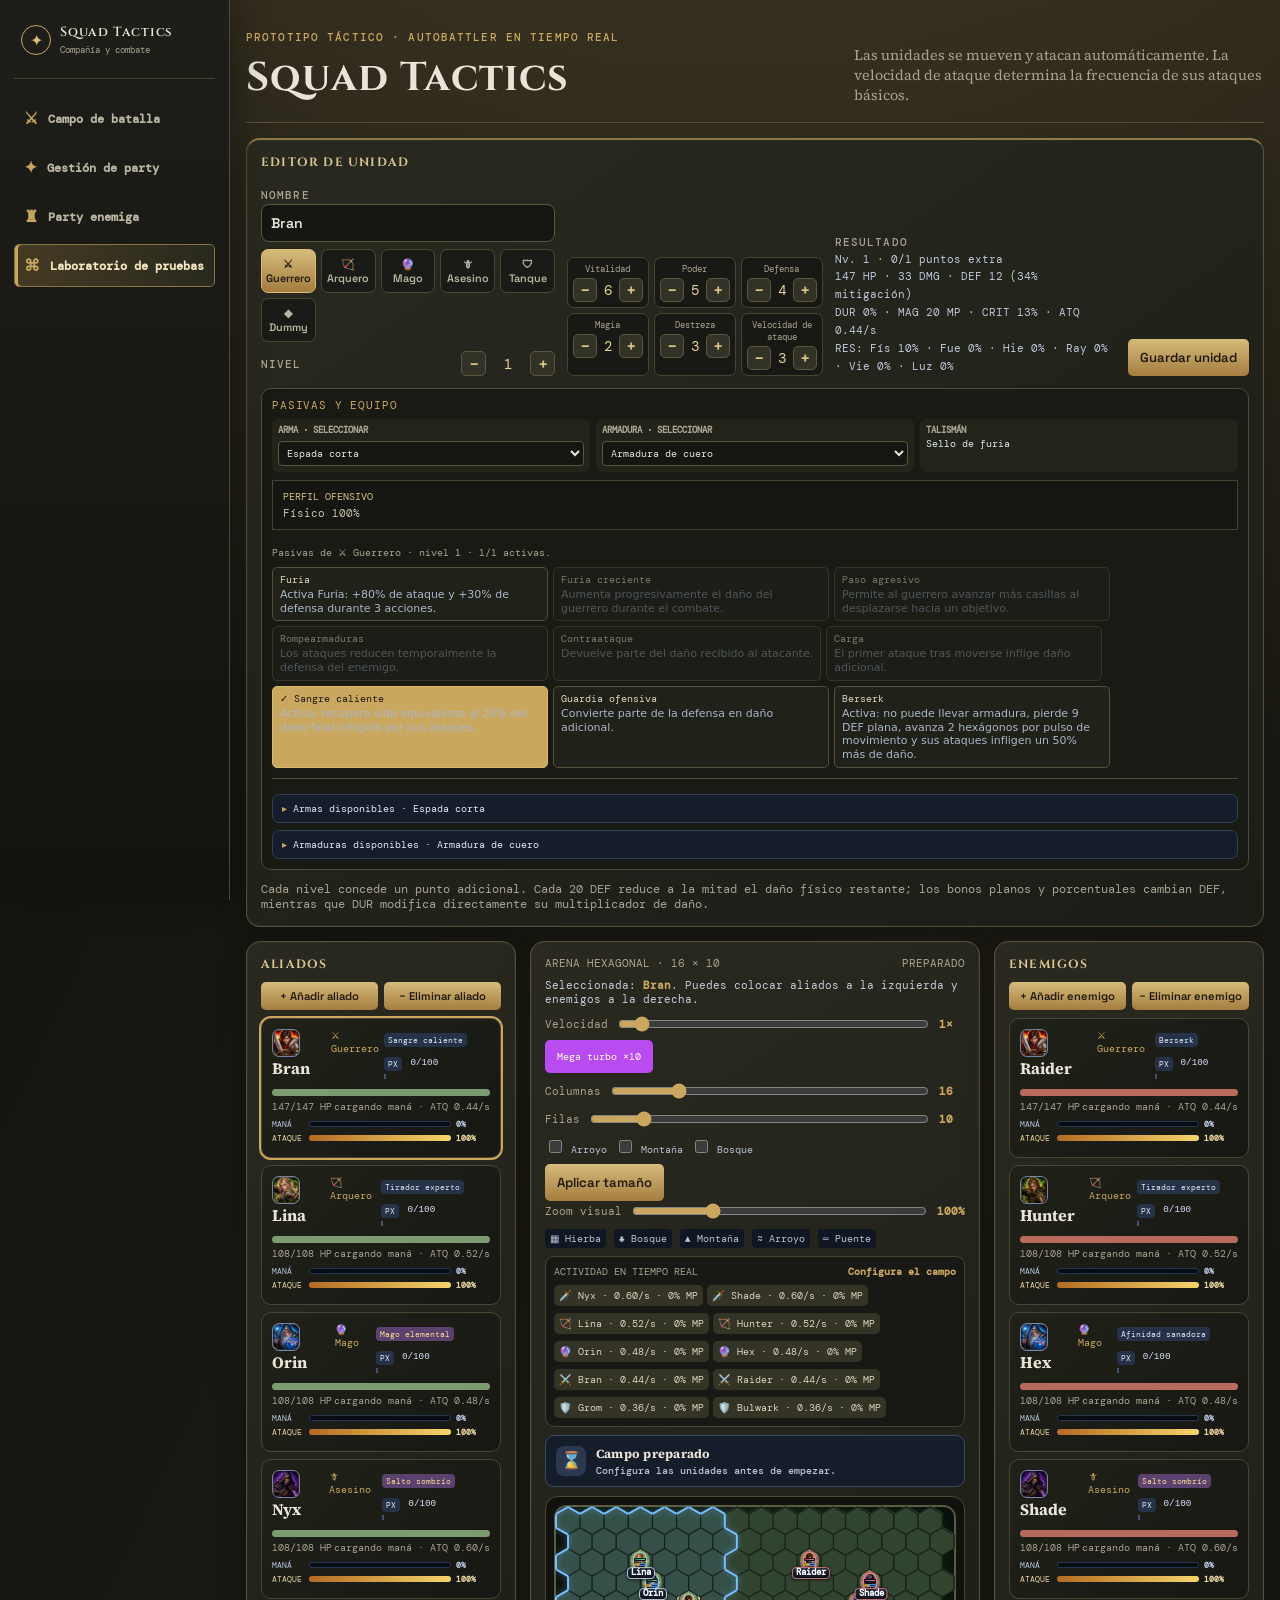
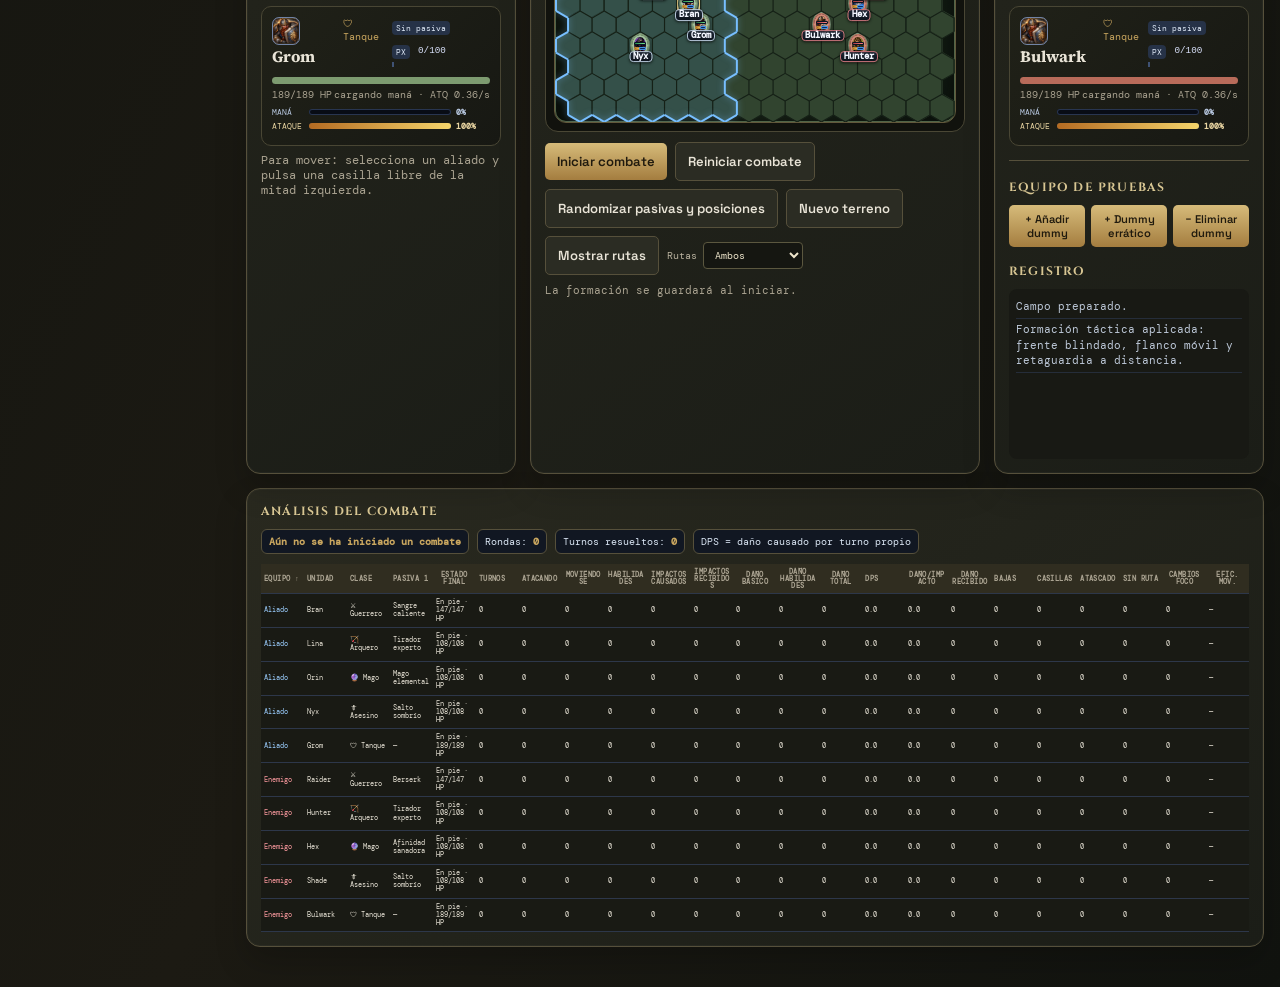
<file: index.html>
<!doctype html><html lang="es"><head><meta charset="utf-8"><meta name="viewport" content="width=device-width,initial-scale=1"><title>Squad Tactics</title><link rel="stylesheet" href="assets/css/styles.css?v=icons-2"><link rel="stylesheet" href="assets/css/battlefield-portraits.css"><link rel="stylesheet" href="assets/css/damage-profile.css"><link rel="stylesheet" href="assets/css/navigation.css"></head><body><main></main><script src="assets/js/content/navigation-text.es.js"></script><script src="assets/js/navigation/sidebar.js"></script><script src="assets/js/content/ui-text.js"></script><script src="assets/js/content/game-content.es.js"></script><script src="assets/js/content/lab-passive-catalog.js"></script><script src="assets/js/core/xp-progression.js"></script><script src="assets/js/core/damage-profile.js"></script><script src="assets/js/core/weapon-range.js"></script><script src="assets/js/core/data-and-state.js"></script><script src="assets/js/core/rules-and-grid.js"></script><script src="assets/js/core/weapon-range-apply.js"></script><script src="assets/js/ui/base-interface.js"></script><script src="assets/js/combat/turn-engine.js"></script><script src="assets/js/units/loadout-editor.js"></script><script src="assets/js/units/roster-management.js"></script><script src="assets/js/combat/abilities-and-effects.js"></script><script src="assets/js/combat/damage-profile-runtime.js"></script><script src="assets/js/analytics/battle-statistics.js"></script><script src="assets/js/map/hex-grid-and-placement.js"></script><script src="assets/js/combat/realtime-engine.js"></script><script src="assets/js/core/xp-ui.js"></script><script src="assets/js/combat/offensive-guard-runtime.js"></script><script src="assets/js/combat/unified-class-passives.js"></script></body></html>
</file>
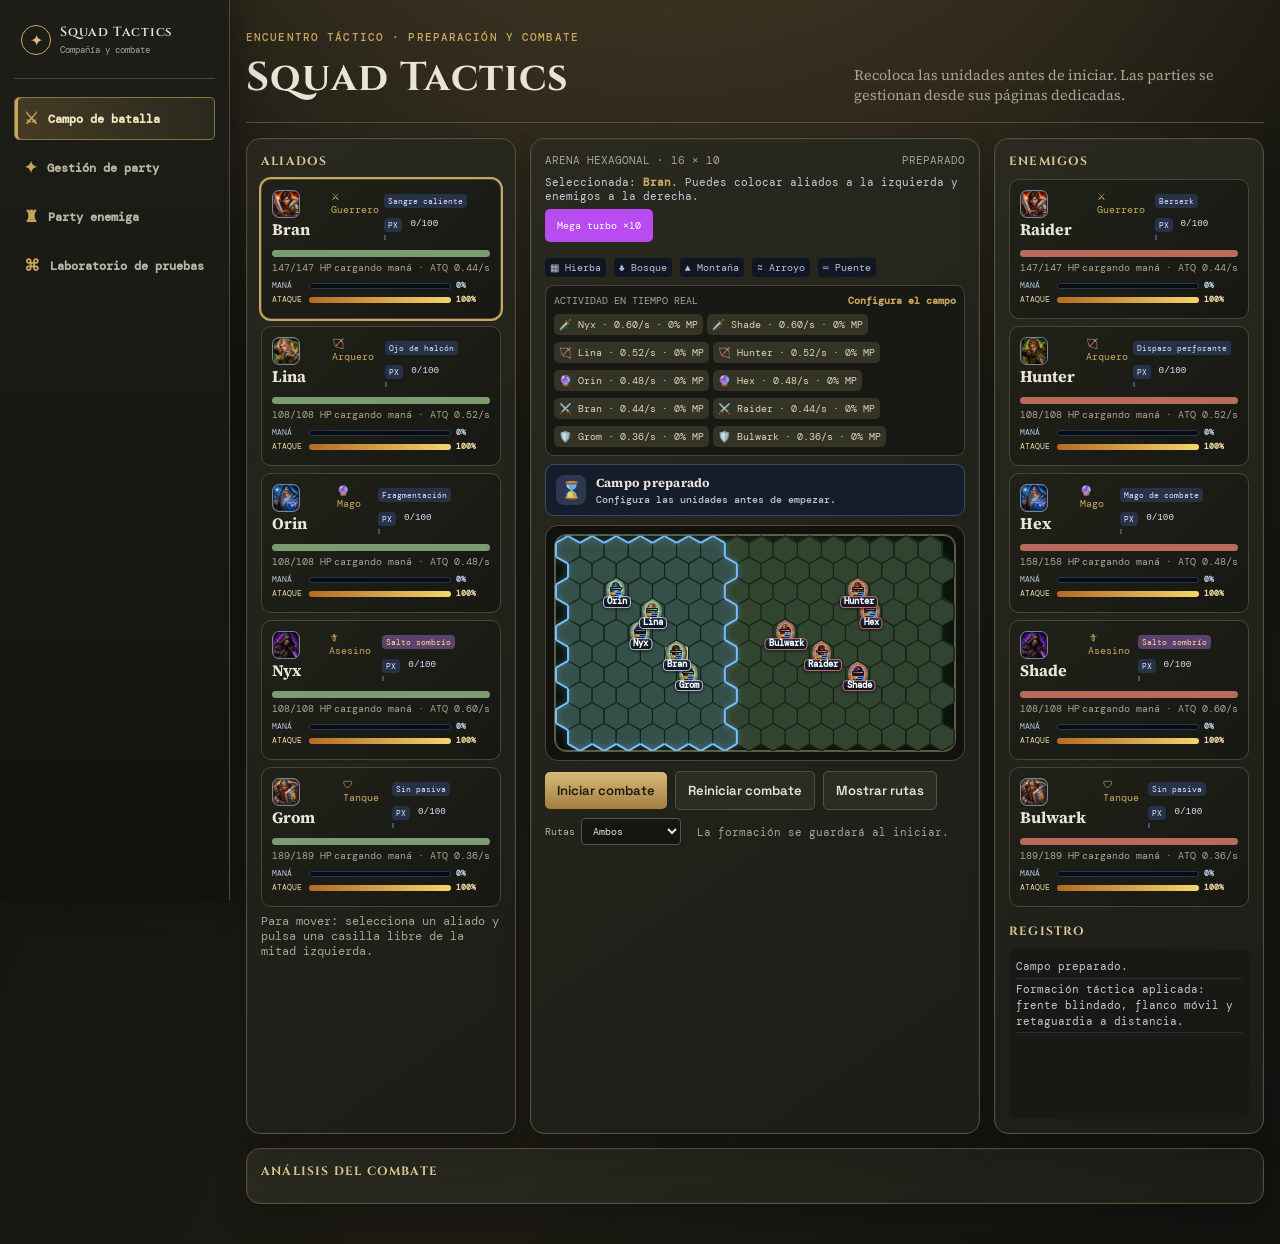
<file: battle.html>
<!doctype html>
<html lang="es">
<head>
  <meta charset="utf-8"><meta name="viewport" content="width=device-width,initial-scale=1">
  <title></title>
  <link rel="stylesheet" href="assets/css/styles.css?v=icons-2"><link rel="stylesheet" href="assets/css/battlefield-portraits.css"><link rel="stylesheet" href="assets/css/damage-profile.css"><link rel="stylesheet" href="assets/css/navigation.css">
</head>
<body>
  <main></main>
  <script>window.BATTLE_MODE='production'</script>
  <script src="assets/js/content/navigation-text.es.js"></script><script src="assets/js/navigation/sidebar.js"></script>
  <script src="assets/js/content/ui-text.js"></script><script src="assets/js/content/game-content.es.js"></script><script src="assets/js/content/lab-passive-catalog.js"></script><script src="assets/js/core/xp-progression.js"></script><script src="assets/js/core/damage-profile.js"></script><script src="assets/js/core/weapon-range.js"></script>
  <script src="assets/js/core/data-and-state.js"></script><script src="assets/js/core/rules-and-grid.js"></script><script src="assets/js/core/weapon-range-apply.js"></script>
  <script src="assets/js/ui/base-interface.js"></script><script src="assets/js/combat/turn-engine.js"></script>
  <script src="assets/js/units/loadout-editor.js"></script><script src="assets/js/units/roster-management.js"></script>
  <script src="assets/js/combat/abilities-and-effects.js"></script><script src="assets/js/combat/damage-profile-runtime.js?v=rapid-shot-2"></script><script src="assets/js/analytics/battle-statistics.js"></script>
  <script src="assets/js/map/hex-grid-and-placement.js"></script><script src="assets/js/combat/realtime-engine.js"></script>
  <script src="assets/js/battle/production-presentation.js"></script><script src="assets/js/core/xp-ui.js"></script><script src="assets/js/combat/offensive-guard-runtime.js"></script><script src="assets/js/combat/unified-class-passives.js"></script>
</body>
</html>
</file>
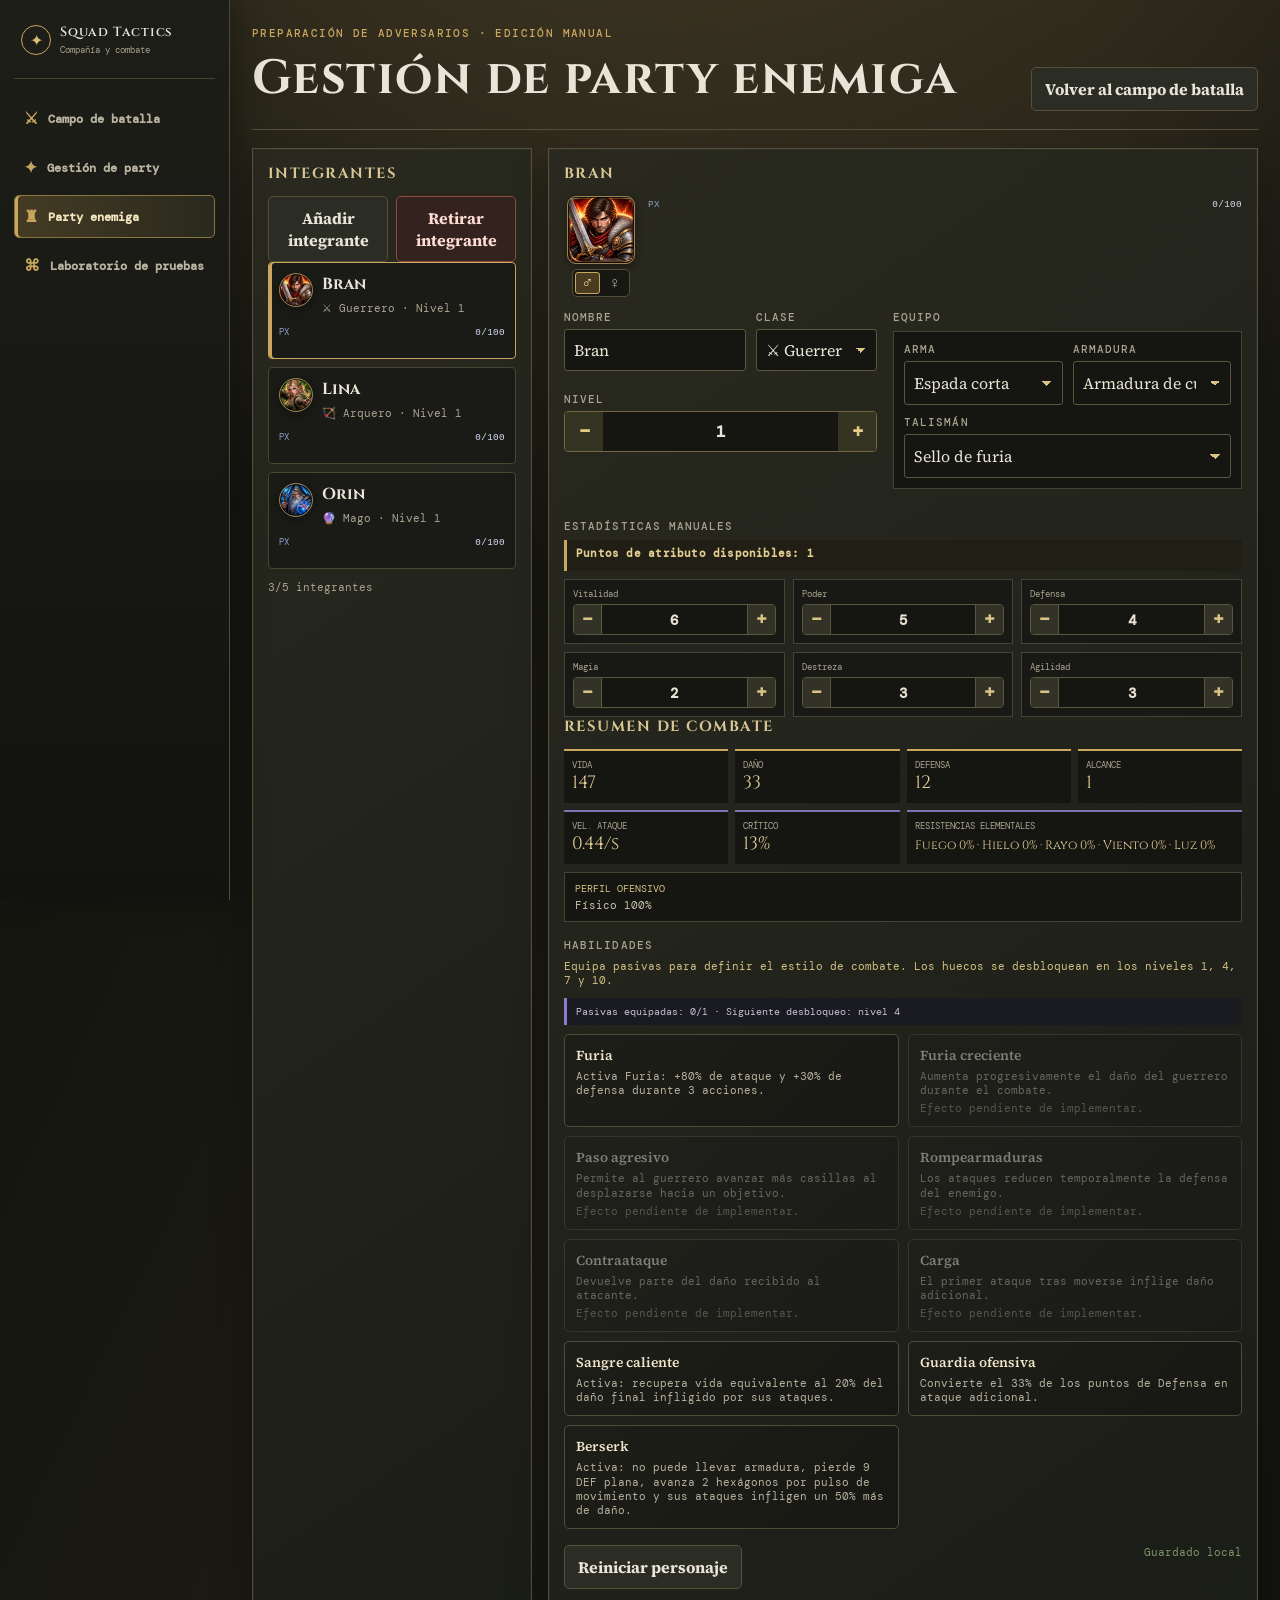
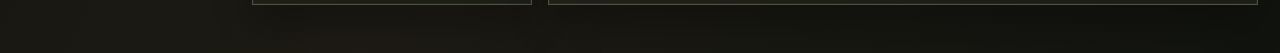
<file: party-enemy.html>
<!doctype html>
<html lang="es">
<head>
  <meta charset="utf-8">
  <meta name="viewport" content="width=device-width,initial-scale=1">
  <title></title>
  <link rel="stylesheet" href="assets/css/party.css?v=icons-2"><link rel="stylesheet" href="assets/css/party-polish.css"><link rel="stylesheet" href="assets/css/portraits.css"><link rel="stylesheet" href="assets/css/gender-picker.css"><link rel="stylesheet" href="assets/css/character-header.css"><link rel="stylesheet" href="assets/css/portrait-position.css"><link rel="stylesheet" href="assets/css/elemental-loadout.css"><link rel="stylesheet" href="assets/css/damage-profile.css"><link rel="stylesheet" href="assets/css/party-summary-copy.css?v=layout-7"><link rel="stylesheet" href="assets/css/navigation.css">
</head>
<body>
  <main id="party-app"></main>
  <script>window.PARTY_PAGE_MODE='enemy'</script>
  <script src="assets/js/content/navigation-text.es.js"></script><script src="assets/js/navigation/sidebar.js"></script><script src="assets/js/content/game-content.es.js"></script><script src="assets/js/content/lab-passive-catalog.js"></script><script src="assets/js/content/lab-passive-descriptions.js"></script>
  <script src="assets/js/content/party-text.es.js"></script><script src="assets/js/core/xp-progression.js"></script><script src="assets/js/core/damage-profile.js"></script><script src="assets/js/core/weapon-range.js"></script>
  <script src="assets/js/content/offensive-guard.js"></script>
  <script src="assets/js/party/party-manager.js"></script><script src="assets/js/party/weapon-range-summary.js"></script>
  <script src="assets/js/party/party-battle-sync.js"></script>
  <script src="assets/js/party/party-presentation.js"></script><script src="assets/js/party/party-passives.js?v=passive-hide-2"></script><script src="assets/js/party/party-polish-copy.js"></script><script src="assets/js/party/gender-picker.js"></script><script src="assets/js/core/xp-ui.js"></script><script src="assets/js/party/character-header.js"></script><script src="assets/js/party/passive-availability.js"></script><script src="assets/js/party/mage-elemental-loadout.js?v=layout-5"></script><script src="assets/js/party/element-label.js"></script><script src="assets/js/party/portrait-position.js"></script><script src="assets/js/party/party-summary-copy.js?v=layout-8"></script>
</body>
</html>
</file>
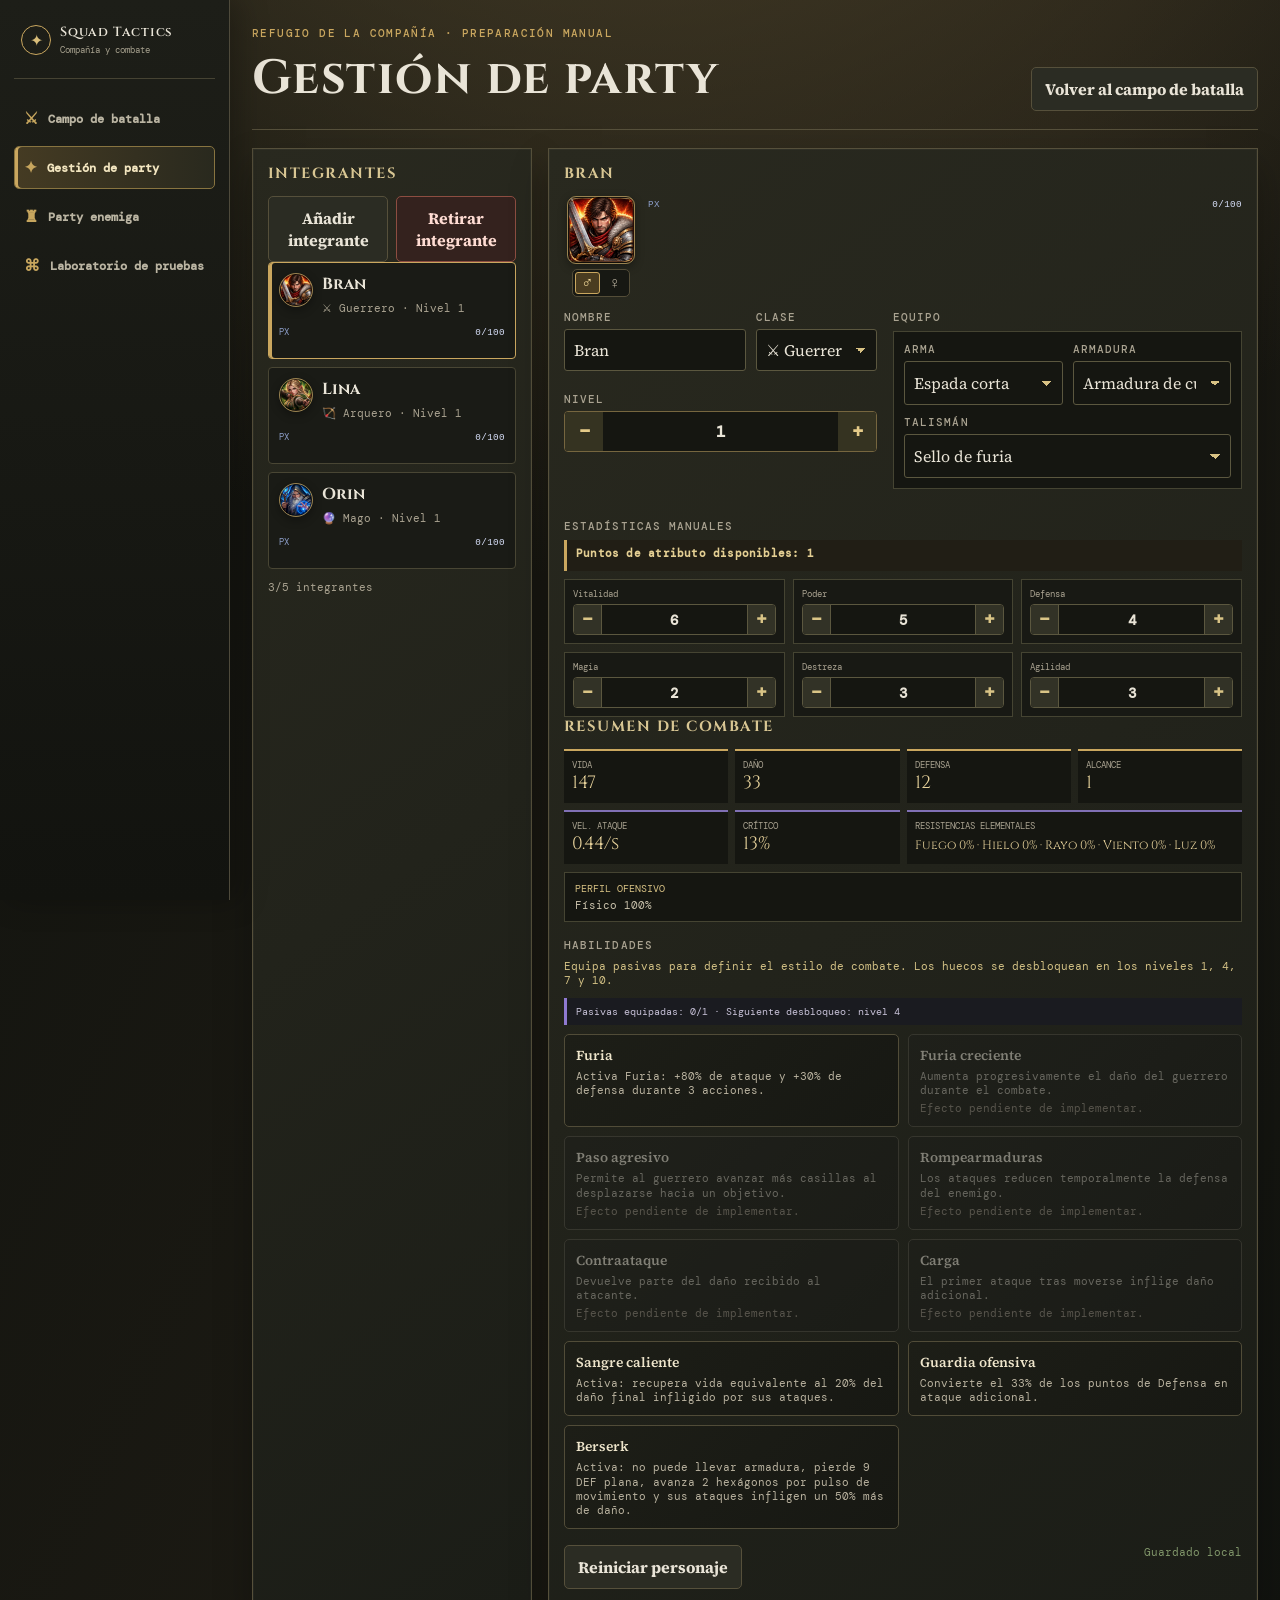
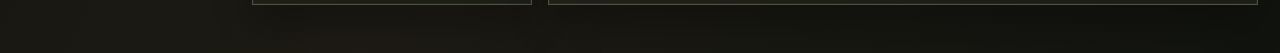
<file: party.html>
<!doctype html>
<html lang="es">
<head>
  <meta charset="utf-8">
  <meta name="viewport" content="width=device-width,initial-scale=1">
  <title></title>
  <link rel="stylesheet" href="assets/css/party.css?v=icons-2"><link rel="stylesheet" href="assets/css/party-polish.css"><link rel="stylesheet" href="assets/css/portraits.css"><link rel="stylesheet" href="assets/css/gender-picker.css"><link rel="stylesheet" href="assets/css/character-header.css"><link rel="stylesheet" href="assets/css/portrait-position.css"><link rel="stylesheet" href="assets/css/elemental-loadout.css"><link rel="stylesheet" href="assets/css/damage-profile.css"><link rel="stylesheet" href="assets/css/party-summary-copy.css?v=layout-7"><link rel="stylesheet" href="assets/css/navigation.css">
</head>
<body>
  <main id="party-app"></main>
  <script src="assets/js/content/navigation-text.es.js"></script><script src="assets/js/navigation/sidebar.js"></script><script src="assets/js/content/game-content.es.js"></script><script src="assets/js/content/lab-passive-catalog.js"></script><script src="assets/js/content/lab-passive-descriptions.js"></script>
  <script src="assets/js/content/party-text.es.js"></script><script src="assets/js/core/xp-progression.js"></script><script src="assets/js/core/damage-profile.js"></script><script src="assets/js/core/weapon-range.js"></script>
  <script src="assets/js/content/offensive-guard.js"></script>
  <script src="assets/js/party/party-manager.js"></script><script src="assets/js/party/weapon-range-summary.js"></script>
  <script src="assets/js/party/party-battle-sync.js"></script>
  <script src="assets/js/party/party-presentation.js"></script><script src="assets/js/party/party-passives.js?v=passive-hide-2"></script><script src="assets/js/party/party-polish-copy.js"></script><script src="assets/js/party/gender-picker.js"></script><script src="assets/js/core/xp-ui.js"></script><script src="assets/js/party/character-header.js"></script><script src="assets/js/party/passive-availability.js"></script><script src="assets/js/party/mage-elemental-loadout.js?v=layout-5"></script><script src="assets/js/party/element-label.js"></script><script src="assets/js/party/portrait-position.js"></script><script src="assets/js/party/party-summary-copy.js?v=layout-8"></script>
</body>
</html>
</file>
<file: assets/css/styles.css>
@import url('https://fonts.googleapis.com/css2?family=DM+Mono:wght@400;500&family=Space+Grotesk:wght@500;600;700&display=swap');
@import url('https://fonts.googleapis.com/css2?family=Cinzel:wght@500;600;700&family=Source+Serif+4:opsz,wght@8..60,500;8..60,600&display=swap');
:root{color-scheme:dark;--ink:#eef1f6;--muted:#9da7b9;--line:#303a4d;--panel:#191f2c;--gold:#f3c969;--ally:#6fb6ff;--enemy:#ef6b73}*{box-sizing:border-box}body{margin:0;min-height:100vh;background:radial-gradient(circle at 50% -20%,#30436a,transparent 45%),#10131b;color:var(--ink);font-family:'Space Grotesk',system-ui}main{width:min(1240px,100%);margin:auto;padding:24px 16px 40px}header{display:flex;justify-content:space-between;align-items:end;gap:18px;border-bottom:1px solid var(--line);padding-bottom:17px;margin-bottom:15px}h1{margin:0;font-size:clamp(1.7rem,4vw,2.5rem);letter-spacing:-.06em}.eyebrow,.label{font:500 .7rem 'DM Mono',monospace;letter-spacing:.1em;text-transform:uppercase;color:var(--muted)}.eyebrow{color:var(--gold);margin:0 0 7px}.rule{margin:0;max-width:410px;color:var(--muted);font-size:.9rem}.panel{background:linear-gradient(145deg,#1e2533,#151a24);border:1px solid var(--line);border-radius:14px;padding:14px}.panel h2{font-size:.75rem;letter-spacing:.1em;text-transform:uppercase;color:var(--muted);margin:0 0 10px}.layout{display:grid;grid-template-columns:270px minmax(0,1fr) 270px;gap:14px}.editor{display:grid;grid-template-columns:1.15fr 1fr 1.1fr auto;gap:12px;align-items:end;margin-bottom:14px}.editor h2,.editor-note{grid-column:1/-1;margin:0}.editor-note{font:.72rem 'DM Mono',monospace;color:var(--muted)}input.name{width:100%;border:1px solid var(--line);border-radius:8px;background:#10141d;color:var(--ink);padding:9px;font:600 .88rem 'Space Grotesk',sans-serif;outline:none}.class-picker{display:grid;grid-template-columns:repeat(5,1fr);gap:5px;margin-top:7px}.class-button{padding:7px 3px;font-size:.68rem;background:#111722;color:var(--muted);border:1px solid var(--line);border-radius:7px}.class-button.selected{color:#17191f;background:var(--gold);border-color:var(--gold)}button{font:600 .82rem 'Space Grotesk',sans-serif;border:0;border-radius:8px;padding:10px 12px;cursor:pointer;background:var(--gold);color:#15171d}button:disabled{opacity:.5;cursor:not-allowed}.stat-grid{display:grid;grid-template-columns:repeat(3,1fr);gap:5px}.stat{background:#111722;border:1px solid var(--line);border-radius:7px;padding:5px;text-align:center}.stat label{display:block;font:.56rem 'DM Mono',monospace;color:var(--muted);margin-bottom:3px}.step{display:flex;align-items:center;justify-content:space-between}.step button{width:24px;height:24px;padding:0;background:#2a354a;color:var(--ink);font-size:1.05rem}.step b{font:.9rem 'DM Mono',monospace;color:var(--gold)}.derived{font:.7rem/1.6 'DM Mono',monospace;color:#bec8d9;min-height:43px}.unit{border:1px solid var(--line);border-radius:10px;padding:10px;margin:7px 0;background:#111722;cursor:pointer}.unit.selected{outline:2px solid var(--gold)}.unit.dead{opacity:.45}.unit-head{display:flex;justify-content:space-between;gap:5px}.role{font:.62rem 'DM Mono',monospace;color:var(--gold)}.bar{height:7px;border-radius:8px;background:#090c12;overflow:hidden;margin:8px 0 4px}.bar i{display:block;height:100%;background:var(--ally);transition:width .65s}.unit.enemy .bar i{background:var(--enemy)}.numbers{display:flex;justify-content:space-between;font:.62rem 'DM Mono',monospace;color:var(--muted)}.battle{min-width:0}.battle-head{display:flex;justify-content:space-between;font:.7rem 'DM Mono',monospace;color:var(--muted);margin-bottom:8px}.placement{font:.7rem 'DM Mono',monospace;margin:0 0 8px;color:#c3ccdc}.placement b{color:var(--gold)}.speed{display:flex;align-items:center;gap:8px;font:.68rem 'DM Mono',monospace;color:var(--muted);margin-bottom:8px}.speed input{accent-color:var(--gold);flex:1}.speed b{color:var(--gold);min-width:26px}.turns{border:1px solid var(--line);border-radius:9px;background:#101520;padding:8px;margin-bottom:8px;font:.64rem 'DM Mono',monospace;color:var(--muted)}.turns-top{display:flex;justify-content:space-between;gap:8px}.turns-top b{color:var(--gold);overflow:hidden;text-overflow:ellipsis;white-space:nowrap}.pill{display:inline-flex;gap:3px;padding:4px 5px;border-radius:5px;background:#242d3c;margin:7px 4px 0 0;color:#dbe4f0}.pill.next{background:var(--gold);color:#181a20}.pill.dead{opacity:.3;text-decoration:line-through}#arena{display:grid;grid-template-columns:repeat(10,1fr);grid-template-rows:repeat(6,1fr);gap:3px;aspect-ratio:10/6;padding:4px;border-radius:12px;border:1px solid #3a465e;background:#0c1018;position:relative}.cell{position:relative;background:#171e2b;border:1px solid #273349;border-radius:4px}.cell:nth-child(10n+5),.cell:nth-child(10n+6){background:#202837}.cell.placeable{box-shadow:inset 0 0 0 2px var(--gold);cursor:pointer}.token{position:absolute;inset:7%;border-radius:13px;display:grid;place-items:center;background:#263d5f;border:1px solid #5d86b8;font-size:clamp(1rem,3vw,1.7rem);transition:transform .28s,opacity .2s;z-index:2;cursor:pointer}.token.enemy{background:#512d3a;border-color:#a55b6c}.token.selected{outline:2px solid var(--gold);outline-offset:2px}.token.dead{opacity:.3;filter:grayscale(1);cursor:default}.token.attacking{transform:scale(1.14);box-shadow:0 0 0 3px var(--gold)}.token.hit{animation:hit .65s}.token small{position:absolute;bottom:2px;width:100%;text-align:center;font:500 clamp(.42rem,1.1vw,.59rem) 'DM Mono',monospace;text-shadow:0 1px 2px #000}.damage{position:absolute;top:-22px;color:#fff0a3;font:700 1rem 'DM Mono',monospace;text-shadow:0 2px 2px #000;animation:damage .8s forwards}.beam{position:absolute;height:3px;transform-origin:0 50%;background:linear-gradient(90deg,var(--gold),#fff2b1,var(--enemy));box-shadow:0 0 8px var(--gold);z-index:6;pointer-events:none;animation:beam .55s forwards}.footer{display:flex;gap:8px;align-items:center;flex-wrap:wrap;margin-top:10px}.footer button.secondary{background:#2a354a;color:#e3eaf5}.status{font:.68rem 'DM Mono',monospace;color:var(--muted)}.log{height:170px;overflow:auto;background:#10141d;border-radius:8px;padding:7px;font:.66rem/1.5 'DM Mono',monospace;color:#bdc8d8}.log div{padding:3px 0;border-bottom:1px solid #252d3a}@keyframes hit{25%,65%{filter:brightness(2)}}@keyframes damage{0%{opacity:0;transform:translateY(8px)}20%{opacity:1}100%{opacity:0;transform:translateY(-25px)}}@keyframes beam{0%{opacity:0;transform:rotate(var(--a)) scaleX(.1)}20%{opacity:1}100%{opacity:0;transform:rotate(var(--a)) scaleX(1)}}@media(max-width:900px){header{align-items:start;flex-direction:column}.editor{grid-template-columns:1fr}.editor>*{grid-column:1/-1}.layout{grid-template-columns:1fr}.battle{grid-row:1}.unit-list{display:grid;grid-template-columns:repeat(2,1fr);gap:6px}.unit{margin:0}}
.level-edit{margin-top:9px;display:flex;align-items:center;justify-content:space-between}.level-edit .step{width:94px}.level-edit button{width:25px;height:25px;padding:0;background:#2a354a;color:var(--ink)}.level-edit b{font:.9rem 'DM Mono',monospace;color:var(--gold)}#arena-wrap{max-width:100%;max-height:70vh;overflow:auto;padding:3px}#arena{--board-scale:1.15;display:grid;width:calc(100% * var(--board-scale));background:#182218}.cell{background:#31442f;border-color:#405a3d}.cell.terrain-forest{background:repeating-linear-gradient(45deg,#244428 0 4px,#315b32 4px 8px)}.cell.terrain-mountain{background:linear-gradient(135deg,#707681 0 45%,#515866 46% 100%);border-color:#8d96a7}.cell.terrain-water{background:repeating-linear-gradient(0deg,#195d83 0 3px,#2588ae 3px 6px);border-color:#3bb3d4}.cell.terrain-bridge{background:repeating-linear-gradient(90deg,#7a4e2b 0 4px,#c39154 4px 8px);border-color:#e2bd76}.token{inset:2px;width:auto;height:auto;border-radius:8px}.token small{font:600 clamp(.56rem,1.25vw,.76rem) 'DM Mono',monospace;line-height:1.05;white-space:nowrap;overflow:visible;left:50%;width:max-content;transform:translateX(-50%);bottom:1px}.terrain-legend{display:flex;gap:8px;flex-wrap:wrap;margin:0 0 8px;font:.61rem 'DM Mono',monospace;color:#b9c5d5}.terrain-legend span{padding:3px 5px;border-radius:4px;background:#111722}
:root{--portraits:url('../../public/class-portraits.png')}.unit{background:linear-gradient(120deg,#151d2b,#10141d)}.card-portrait{width:28px;height:28px;display:inline-block;border-radius:7px;border:1px solid #7183a6;background-image:var(--portraits);background-size:500% auto;background-position:var(--pos) 50%;margin-right:6px;vertical-align:middle}.token{overflow:visible}.portrait{position:absolute;inset:0;border-radius:7px;background-image:var(--portraits);background-size:500% auto;background-position:var(--pos) 50%;filter:saturate(1.05) contrast(1.05)}.token.enemy .portrait{filter:saturate(.75) contrast(1.05) hue-rotate(318deg)}.p-warrior{--pos:0%}.p-archer{--pos:25%}.p-mage{--pos:50%}.p-assassin{--pos:75%}.p-tank{--pos:100%}.token small{background:#080b10d9;padding:2px 3px;border-radius:3px;text-shadow:0 1px 2px #000}
.special-pop{position:absolute;left:50%;top:-20px;transform:translateX(-50%);z-index:10;white-space:nowrap;padding:4px 6px;border-radius:5px;background:#f3c969;color:#15171d;font:700 .62rem 'DM Mono',monospace;box-shadow:0 0 14px #f3c969;animation:special .95s forwards}.token.special{animation:specialGlow .9s}@keyframes special{0%{opacity:0;transform:translate(-50%,8px) scale(.8)}25%{opacity:1}100%{opacity:0;transform:translate(-50%,-24px) scale(1.05)}}@keyframes specialGlow{35%{box-shadow:0 0 0 4px #f3c969,0 0 22px #f3c969}}
.fireball{position:absolute;width:15px;height:15px;border-radius:50%;background:radial-gradient(circle,#fff6a7 0 22%,#ffb02e 28%,#e44122 65%,#71150d 100%);box-shadow:0 0 12px 5px #ff6b2d;z-index:12;pointer-events:none}.explosion{position:absolute;width:18px;height:18px;border-radius:50%;border:3px solid #ffb12e;box-shadow:0 0 25px 10px #f04b23;z-index:11;pointer-events:none;animation:explode .65s forwards}@keyframes explode{0%{opacity:1;transform:scale(.3)}100%{opacity:0;transform:scale(4)}}
.visual-state{grid-column:1/-1;border:1px solid var(--line);border-radius:10px;background:#101520;padding:10px}.visual-state h3{font:.66rem 'DM Mono',monospace;letter-spacing:.08em;text-transform:uppercase;color:var(--gold);margin:0 0 7px}.loadout{display:grid;grid-template-columns:repeat(3,1fr);gap:6px}.slot{padding:6px;border-radius:6px;background:#1d2635;font:.63rem/1.35 'DM Mono',monospace;color:#dbe4f0}.slot b{display:block;color:var(--muted);font-size:.55rem;text-transform:uppercase}.passive-list{display:flex;flex-wrap:wrap;gap:5px;margin-top:8px}.passive-tag{padding:4px 6px;border-radius:5px;background:#2a354a;color:#e3eaf5;font:.61rem 'DM Mono',monospace}.passive-choice{border:1px solid #3a465e;background:#1b2637;color:#dce7f6;padding:5px 7px;border-radius:5px;font:.61rem 'DM Mono',monospace;cursor:pointer}.passive-choice.active{background:#f3c969;color:#17191f;border-color:#f3c969}.passive-caption{margin-top:8px;color:var(--muted);font:.61rem 'DM Mono',monospace}.equipment-catalog{margin-top:10px;border-top:1px solid var(--line);padding-top:8px}.equipment-group{margin:7px 0}.equipment-group b{font:.57rem 'DM Mono',monospace;text-transform:uppercase;color:var(--muted)}.equipment-choice[disabled]{opacity:.32;cursor:not-allowed}
.slot select{width:100%;margin-top:4px;background:#101520;color:#eef1f6;border:1px solid #4a5b75;border-radius:4px;padding:4px;font:.63rem 'DM Mono',monospace}.equipment-catalog details{margin-top:7px;border:1px solid #303f57;border-radius:7px;background:#151d2a}.equipment-catalog summary{padding:7px 9px;cursor:pointer;list-style:none;font:.62rem 'DM Mono',monospace;color:#dce7f6}.equipment-catalog summary::-webkit-details-marker{display:none}.equipment-catalog summary::before{content:'▸';display:inline-block;margin-right:6px;color:var(--gold);transition:transform .15s}.equipment-catalog details[open] summary::before{transform:rotate(90deg)}.equipment-catalog details>div{padding:0 9px 8px}.equipment-catalog .equipment-group:first-child{margin-top:0}

.passive-choice{display:flex;flex-direction:column;align-items:flex-start;gap:2px;text-align:left}.passive-choice small{display:block;font:11px/1.25 system-ui,sans-serif;color:#aab7ca;max-width:260px}.passive-choice.unavailable small,.passive-choice:disabled small{color:#8290a4}.special-description{margin:8px 0;padding:7px 9px;border:1px solid #394861;border-radius:7px;background:#182334;display:flex;flex-direction:column;gap:3px;font:12px/1.3 system-ui,sans-serif;color:#dce6f5}.special-description b{font-size:11px;text-transform:uppercase;color:#f3c969}.special-description span{color:#bac7d8}

/* Componentes que antes se inyectaban desde JavaScript. */
.combat-stats-table th{width:auto!important}
.production-hidden{display:none!important}

/* Tema compartido con la gestión de party: fantasía medieval sobria. */
:root{--ink:#e9e4d7;--muted:#aaa391;--line:#56503b;--panel:#25251d;--gold:#caa75f;--ally:#7d9b70;--enemy:#b86b5a;color-scheme:dark}body{background:radial-gradient(circle at 50% -30%,#53472d,transparent 48%),linear-gradient(115deg,#11130f,#1c1a13 55%,#11130f);font-family:'Source Serif 4',Georgia,serif}main{padding-top:30px}header{border-color:var(--line)}h1,.panel h2{font-family:Cinzel,'Space Grotesk',serif}h1{letter-spacing:.03em}.eyebrow,.label,.editor-note,.battle-head,.speed,.turns,.terrain-legend,.status,.log,.role,.numbers,.derived,.placement{font-family:'DM Mono',monospace}.eyebrow{color:var(--gold)}.panel{background:linear-gradient(145deg,#29291f,#1b1d17);border-color:var(--line);box-shadow:inset 0 0 0 1px #ffffff08,0 15px 32px #0003}.panel h2{color:#d8c693}.editor{border-top:2px solid #8f7843}.unit{background:linear-gradient(135deg,#202118,#171813);border-color:#494634}.unit.selected{outline-color:var(--gold)}.class-button{background:#1a1b16;border-color:#494634;color:#bab4a2}.class-button.selected{background:linear-gradient(#d6bb7a,#a47d3f);color:#201a0e;border-color:#d7bb78}button{background:linear-gradient(#d6bb7a,#a47d3f);color:#201a0e;border-color:#c4a35e;border-radius:5px}.footer button.secondary,.editor button.secondary{background:#2b2c23;color:var(--ink);border:1px solid var(--line)}input.name,.slot select{background:#151611;border-color:#5b573f;color:var(--ink)}.stat,.turns,.log{background:#181914;border-color:#454432}.step button{background:#323226;color:#d9c486;border:1px solid #5b573f}.step button:hover{background:#5a5133;color:#fff0bf}.step b{color:#e8d39c}.bar{background:#0c0d0a}.unit.enemy .bar i{background:var(--enemy)}.bar i{background:var(--ally)}#arena-wrap{padding:8px;background:#11120d;border:1px solid #4a4735;border-radius:13px}#arena{background:#171911;border-color:#62583b}.cell{border-color:#3e4938;background:#293a28}.cell.terrain-forest{background:repeating-linear-gradient(45deg,#1e3922 0 4px,#305336 4px 8px)}.cell.terrain-mountain{background:linear-gradient(135deg,#6f6a60 0 45%,#4e5048 46% 100%);border-color:#908879}.cell.terrain-water{background:repeating-linear-gradient(0deg,#24516b 0 3px,#367c94 3px 6px);border-color:#5aa0b2}.cell.terrain-bridge{background:repeating-linear-gradient(90deg,#624224 0 4px,#a77a44 4px 8px);border-color:#d1ae6b}.token{background:#354a37;border-color:#87a57b}.token.enemy{background:#582e2a;border-color:#bd7765}.token.selected{outline-color:#e7cc86}.pill{background:#333326;color:#ddd4bd}.pill.next{background:#caa75f;color:#201a0e}.visual-state{background:#191a14;border-color:#514b37}.slot{background:#222319}.passive-choice{background:#202118;border-color:#544f3b;color:#ded5bd}.passive-choice.active{background:#caa75f;color:#201a0e;border-color:#d5b96f}.equipment-catalog{border-color:#504b38}.combat-action{background:#1b1c16;border-color:#504a37}.combat-action-icon{background:#343326}.combat-stats-table{background:#191a14}.combat-stats-table th{background:#302d20;color:#e4d199}.combat-stats-table td{border-color:#413e30}.team-controls button{border-color:#6b6144}
.card-portrait.p-dummy,.portrait.p-dummy{background-image:none!important;background:radial-gradient(circle at 35% 30%,#efffff 0 8%,#35c4c9 9% 24%,#11666f 25% 56%,#092b35 57% 100%)!important;border-color:#6ce5e5;position:relative;overflow:hidden}.card-portrait.p-dummy:after,.portrait.p-dummy:after{content:"◆";position:absolute;inset:0;display:grid;place-items:center;color:#dfffff;text-shadow:0 1px 3px #001b22;font-size:65%;font-style:normal}.portrait.p-dummy:after{font-size:45%}#dummy-panel{border-top:1px solid var(--line);margin-top:14px;padding-top:2px}#add-dummy{width:100%;margin-bottom:7px;background:#17616a;color:#eaffff}.unit.team-dummy{border-color:#2d8992}.token.team-dummy{background:#123f48;border-color:#6ce5e5}
.team-controls{display:flex;gap:6px;margin:0 0 8px}.team-controls button{flex:1;padding:7px 6px;font-size:.7rem}
.combat-action{display:flex;align-items:center;gap:10px;margin:0 0 9px;padding:9px 10px;border:1px solid #3b4b64;border-radius:9px;background:#151d2b;transition:background .2s,border-color .2s,transform .2s}.combat-action-icon{display:grid;place-items:center;width:30px;height:30px;border-radius:8px;background:#2b3850;font-size:1.05rem}.combat-action b{display:block;font-size:.77rem;letter-spacing:.02em}.combat-action small{display:block;margin-top:2px;font:500 .61rem "DM Mono",monospace;color:#b9c5d5}.combat-action.move{border-color:#5d86b8;background:#172337}.combat-action.attack{border-color:#ad7c45;background:#2b2117}.combat-action.critical{border-color:#f3c969;background:#352d17}.combat-action.skill,.combat-action.enhanced{border-color:#b978ff;background:#2b1b43;box-shadow:0 0 16px #8d50dd55}.combat-action.pulse{transform:scale(1.015)}.log-action{font-weight:600}.log-action.move{color:#8fc5ff}.log-action.attack{color:#f4c27b}.log-action.critical{color:#ffe58a}.log-action.skill,.log-action.enhanced{color:#dda8ff}
.combined-bar{position:relative;display:block}.combined-bar .health-segment{position:absolute;inset:0 auto 0 0;display:block;height:100%}.combined-bar .shield-segment{position:absolute;top:0;bottom:0;display:block;background:#9868e8;box-shadow:inset 1px 0 #e3ccff;transition:left .65s,width .65s}
.aggro-focus-layer{position:absolute;inset:0;width:100%;height:100%;z-index:4;pointer-events:none;overflow:visible}.aggro-route,.aggro-target-line{fill:none;stroke-width:3;stroke-linecap:round;stroke-linejoin:round;opacity:.78;filter:drop-shadow(0 0 2px #000)}.aggro-route.ally,.aggro-target-line.ally{stroke:#6fb6ff}.aggro-route.enemy,.aggro-target-line.enemy{stroke:#ef6b73}.aggro-route.dummy,.aggro-target-line.dummy{stroke:#f3c969}.aggro-target-line{stroke-dasharray:7 6;opacity:.9}.aggro-focus-dot{stroke:#10131b;stroke-width:2}.aggro-focus-dot.ally{fill:#6fb6ff}.aggro-focus-dot.enemy{fill:#ef6b73}.aggro-focus-dot.dummy{fill:#f3c969}#focus-toggle.active{background:#384d6b;color:#fff;box-shadow:inset 0 0 0 1px #6fb6ff}
#arena{overflow:hidden}.element-trace{position:absolute;z-index:12;pointer-events:none;transform-origin:0 50%;filter:drop-shadow(0 0 5px currentColor)}.basic-element{width:14px;height:14px;border-radius:50%;z-index:13}.basic-fire{background:#ff8a28;color:#ff7b22;box-shadow:0 0 8px 3px #ff6128}.basic-lightning{width:12px;height:4px;background:#c9f7ff;color:#78ddff;box-shadow:0 0 7px 2px #6fdcff}.basic-wind{width:18px;height:9px;border:2px solid #9be8bd;border-left:0;border-radius:50%;color:#9be8bd}.basic-ice{border-radius:0;background:#b7f1ff;color:#83dcf4;clip-path:polygon(50% 0,100% 100%,50% 78%,0 100%)}.basic-light{width:10px;height:10px;background:#fff9bd;color:#fff09a;box-shadow:0 0 9px 4px #fff0a0}.spell-impact{position:absolute;inset:3px;border:2px solid currentColor;border-radius:5px;z-index:8;pointer-events:none;animation:spellCell .75s forwards}.spell-impact.fire{color:#ff6c2d;background:#f04b2338}.spell-impact.lightning{color:#73e3ff;background:#4ccfff32}.spell-impact.wind{color:#91ebbc;background:#62d8982c}.spell-impact.ice{color:#9cecff;background:#69cce84a}.spell-impact.light{color:#fff29a;background:#fff4a95c}.spell-core{height:8px;z-index:14;animation:spellFlash .7s forwards}.spell-core.lightning{background:repeating-linear-gradient(90deg,#fff 0 6px,#75ddff 6px 11px);clip-path:polygon(0 35%,18% 0,33% 45%,51% 12%,68% 65%,84% 30%,100% 55%,82% 100%,66% 58%,48% 90%,31% 42%,14% 78%)}.spell-core.wind{width:24px;height:16px;border:3px solid #a9efc7;border-left:0;border-radius:50%;animation:none}.spell-core.ice{height:12px;background:linear-gradient(90deg,#eaffff,#68cbe9);clip-path:polygon(0 45%,75% 0,100% 50%,75% 100%)}.spell-core.light{background:#fff;box-shadow:0 0 16px 7px #fff0a0}.spell-core.fire{background:linear-gradient(90deg,#ffef8b,#ff8d2b,#d92d1e)}@keyframes spellCell{0%{opacity:0;transform:scale(.3)}35%{opacity:1;transform:scale(1)}100%{opacity:0;transform:scale(.8)}}@keyframes spellFlash{0%{opacity:0;transform:rotate(var(--angle)) scaleX(.15)}30%{opacity:1}100%{opacity:0;transform:rotate(var(--angle)) scaleX(1)}}
.elemental-state{display:inline-block;margin-top:3px;padding:2px 4px;border-radius:4px;background:#26354d;color:#e4efff;font:.54rem "DM Mono",monospace}.elemental-state.lightning{background:#244b62;color:#b9f0ff}.elemental-state.ice{background:#315778;color:#d3f6ff}.elemental-state.light{background:#6b5d28;color:#fff5b2}
.spell-charge{display:grid;grid-template-columns:24px 1fr 25px;gap:4px;align-items:center;margin:6px 0 4px;font:.51rem "DM Mono",monospace;color:#aebbd0}.spell-charge i{display:block;height:5px;border-radius:4px;background:#0a0e16;overflow:hidden}.spell-charge i b{display:block;height:100%;background:#c58dff;box-shadow:0 0 6px #b66dff}.spell-passives{display:flex;flex-wrap:wrap;gap:3px;margin:4px 0 2px}.spell-passives span{padding:2px 4px;border-radius:4px;background:#263247;color:#dfe9f7;font:.49rem "DM Mono",monospace}.spell-passives span.special{background:#5b416d;color:#ffdd95}
.combat-stats{margin-top:14px}.combat-stats-summary{display:flex;gap:8px;flex-wrap:wrap;margin:0 0 10px}.combat-stats-summary span{padding:5px 7px;border-radius:6px;background:#111722;border:1px solid var(--line);font:.62rem "DM Mono",monospace;color:#dbe7f5}.combat-stats-summary b{color:var(--gold)}.combat-stats-table{width:100%;border-collapse:collapse;font:.67rem "DM Mono",monospace}.combat-stats-table th,.combat-stats-table td{padding:7px 8px;border-bottom:1px solid #2d374a;text-align:left}.combat-stats-table th{color:var(--muted);font-size:.57rem;text-transform:uppercase;letter-spacing:.06em}.combat-stats-table tr.enemy td:first-child{color:#ff9ca1}.combat-stats-table tr.ally td:first-child{color:#9bceff}.combat-stats-empty{margin:0;color:var(--muted);font:.72rem "DM Mono",monospace}@media(max-width:650px){.combat-stats-table{font-size:.58rem}.combat-stats-table th,.combat-stats-table td{padding:6px 4px}}
.mega-turbo{margin:-2px 0 8px;background:#b94cf0!important;color:#fff!important;font:.65rem "DM Mono",monospace!important}
.combat-stats-scroll{overflow-x:auto}.combat-sort{padding:0;background:transparent;color:inherit;border:0;border-radius:0;font:inherit;text-transform:inherit;letter-spacing:inherit;white-space:nowrap}.combat-sort:hover{color:var(--gold);text-decoration:underline}
.combat-stats{width:100%;max-width:none}.combat-stats-scroll{overflow:visible}.combat-stats-table{width:100%;min-width:0;table-layout:fixed;font-size:.54rem;line-height:1.15}.combat-stats-table th,.combat-stats-table td{padding:4px 3px;white-space:normal;overflow-wrap:anywhere;word-break:break-word}.combat-stats-table th{font-size:.49rem;line-height:1.05}.combat-stats-table th:nth-child(1){width:5%}.combat-stats-table th:nth-child(2){width:7%}.combat-stats-table th:nth-child(3){width:6%}.combat-stats-table th:nth-child(4){width:8%}.combat-stats-table th:nth-child(5){width:9%}.combat-stats-table th:nth-child(6){width:6%}.combat-stats-table th:nth-child(7){width:5%}.combat-stats-table th:nth-child(8){width:5%}.combat-stats-table th:nth-child(9){width:5%}.combat-stats-table th:nth-child(10){width:6%}.combat-stats-table th:nth-child(11){width:6%}.combat-stats-table th:nth-child(12){width:6%}.combat-stats-table th:nth-child(13){width:6%}.combat-stats-table th:nth-child(14){width:6%}.combat-stats-table th:nth-child(15){width:6%}.combat-stats-table th:nth-child(16){width:5%}.combat-stats-table th:nth-child(17){width:6%}.combat-stats-table th:nth-child(18){width:5%}.combat-stats-table th:nth-child(n+19){width:5%}.combat-sort{font-size:inherit;line-height:inherit;white-space:normal;overflow-wrap:anywhere}@media(max-width:650px){.combat-stats-table{font-size:.48rem}.combat-stats-table th{font-size:.44rem}.combat-stats-table th,.combat-stats-table td{padding:3px 2px}}
#arena{display:block!important;position:relative;overflow:hidden;gap:0!important;padding:5px;background:radial-gradient(circle at 50% 45%,#293826 0%,#192419 58%,#101711 100%);box-shadow:inset 0 0 0 1px #506447,inset 0 0 42px #050a06}.cell{position:absolute!important;border:0!important;border-radius:0;clip-path:polygon(50% 0,100% 25%,100% 75%,50% 100%,0 75%,0 25%);transform:none;transform-origin:center;background:#31442f!important;box-shadow:none;transition:filter .14s,box-shadow .14s}.cell.placeable{filter:none;box-shadow:none;cursor:default}.cell.placement-tint::after{content:"";position:absolute;inset:0;z-index:0;pointer-events:none}.cell.placement-tint.ally::after{background:#4b9eff20}.cell.placement-tint.enemy::after{background:#ef565a20}.hex-grid-lines{position:absolute;inset:0;z-index:1;pointer-events:none;overflow:visible}.placement-outline{position:absolute;inset:0;z-index:2;pointer-events:none;overflow:visible}.placement-outline.ally{filter:drop-shadow(0 0 3px #78bfff80)}.placement-outline.enemy{filter:drop-shadow(0 0 3px #ef7b8080)}.cell.drop-target{filter:brightness(1.35);box-shadow:inset 0 0 0 2px #f3c969,0 0 13px #f3c969aa!important;cursor:grabbing}.cell.terrain-forest{background:repeating-linear-gradient(45deg,#244428 0 4px,#315b32 4px 8px)!important}.cell.terrain-mountain{background:linear-gradient(135deg,#707681 0 45%,#515866 46% 100%)!important}.cell.terrain-water{background:repeating-linear-gradient(0deg,#195d83 0 3px,#2588ae 3px 6px)!important}.cell.terrain-bridge{background:repeating-linear-gradient(90deg,#7a4e2b 0 4px,#c39154 4px 8px)!important}.spell-impact{clip-path:polygon(50% 0,100% 25%,100% 75%,50% 100%,0 75%,0 25%);border-radius:0}.token{inset:9% 14%;z-index:2;border-radius:50%;box-shadow:0 1px 4px #050906,0 0 0 1px #a6c4a0}.portrait,.token.enemy .portrait{filter:none}.token small{display:none}.unit-nameplate{position:absolute;z-index:16;transform:translate(-50%,-50%);pointer-events:none;padding:0 3px 1px;border:1px solid #b7c5d9;border-radius:4px;background:linear-gradient(#1a2433f5,#0c111bf5);box-shadow:0 1px 3px #000b;color:#f4f7ff;font:700 clamp(.4rem,.78vw,.58rem) "DM Mono",monospace;line-height:.95;white-space:nowrap;text-shadow:none}.unit-nameplate.enemy{border-color:#c77079}.token:not(.dead){cursor:grab}.token.drag-origin{opacity:.25}.unit-drag-ghost{position:fixed!important;z-index:99!important;width:36px!important;height:36px!important;margin:0!important;pointer-events:none!important;cursor:grabbing!important;opacity:.9;filter:drop-shadow(0 5px 6px #000b);transform:translate(-50%,-120%)!important}
.spell-charge{display:none!important}.mana-card,.attack-card{display:grid;grid-template-columns:32px 1fr 34px;align-items:center;gap:5px;margin:6px 0 3px;color:#b9c9e2;font:.53rem "DM Mono",monospace}.attack-card{margin-top:0;color:#e9d5a2}.mana-track,.attack-track{height:6px;border-radius:6px;background:#080c15;overflow:hidden;box-shadow:inset 0 0 0 1px #283550}.mana-fill,.attack-fill{display:block;height:100%;transition:width .1s linear}.mana-fill{background:linear-gradient(90deg,#326ed8,#79c4ff);box-shadow:0 0 7px #58a9ff}.attack-fill{background:linear-gradient(90deg,#b46b22,#f5d56b);box-shadow:0 0 7px #f1bd4e}.token-health,.token-mana,.token-attack{position:absolute;left:8%;right:8%;height:4px;border-radius:4px;background:#07101d;overflow:hidden;z-index:4;box-shadow:0 0 0 1px #0a1525}.token-mana{bottom:3px;background:#0a2a59;box-shadow:0 0 0 1px #438fe5}.token-attack{bottom:9px;background:#342611;box-shadow:0 0 0 1px #bd8732}.token-health{bottom:15px}.token-health b,.token-mana b,.token-attack b{display:block;height:100%;transition:width .1s linear}.token-health.ally b{background:linear-gradient(90deg,#278a4d,#78e490);box-shadow:0 0 5px #55ca76}.token-health.enemy b{background:linear-gradient(90deg,#a9343a,#ff8585);box-shadow:0 0 5px #ed6268}.token-health.dummy b{background:linear-gradient(90deg,#187b83,#70e4e5);box-shadow:0 0 5px #5ad5d7}.token-mana b{background:linear-gradient(90deg,#397be8,#85d0ff);box-shadow:0 0 5px #63b8ff}.token-attack b{background:linear-gradient(90deg,#b46b22,#f5d56b);box-shadow:0 0 5px #f1bd4e}.realtime-clock{color:#7fc7ff!important}.token-health,.token-mana,.token-attack{left:4%;right:4%;height:5px;z-index:20}.token-health{bottom:15px}.token-attack{bottom:8px}.token-mana{bottom:1px}.token-health,.token-mana,.token-attack{left:18%;right:18%;height:1px;top:auto}.token-health{bottom:12px}.token-attack{bottom:8px}.token-mana{bottom:4px}.token-health{left:18%;right:18%;bottom:12px}.token-attack{left:18%;right:51%;bottom:7px}.token-mana{left:51%;right:18%;bottom:7px}
</file>
<file: assets/css/battlefield-portraits.css>
/* Retratos del tablero: mismos recursos individuales que la gestión de party. */
.card-portrait,
.token .portrait {
  background-image: var(--portrait-image) !important;
  background-size: cover !important;
  background-position: center !important;
}

.p-warrior.gender-male { --portrait-image: url('../../public/portraits/warrior-male.png'); }
.p-warrior.gender-female { --portrait-image: url('../../public/portraits/warrior-female.png'); }
.p-archer.gender-male { --portrait-image: url('../../public/portraits/archer-male.png'); }
.p-archer.gender-female { --portrait-image: url('../../public/portraits/archer-female.png'); }
.p-mage.gender-male { --portrait-image: url('../../public/portraits/mage-male.png'); }
.p-mage.gender-female { --portrait-image: url('../../public/portraits/mage-female.png'); }
.p-assassin.gender-male { --portrait-image: url('../../public/portraits/assassin-male.png'); }
.p-assassin.gender-female { --portrait-image: url('../../public/portraits/assassin-female.png'); }
.p-tank.gender-male { --portrait-image: url('../../public/portraits/tank-male.png'); }
.p-tank.gender-female { --portrait-image: url('../../public/portraits/tank-female.png'); }

/* El retrato queda contenido; el aro se pinta por encima para que no lo corte. */
.token {
  overflow: hidden;
}

.token .portrait {
  inset: 2px;
  z-index: 1;
  border-radius: 50%;
}

.token::after {
  content: '';
  position: absolute;
  inset: 0;
  z-index: 10;
  border: 2px solid currentColor;
  border-radius: inherit;
  pointer-events: none;
}

.token.team-ally::after { color: #a6c4a0; }
.token.team-enemy::after { color: #d28a78; }

.pathfinder-scope {
  display: inline-flex;
  align-items: center;
  gap: 6px;
  margin: 0 8px 0 0;
  color: #b9b29f;
  font: .62rem 'DM Mono', monospace;
}

.pathfinder-scope select {
  border: 1px solid #5b573f;
  border-radius: 4px;
  background: #151611;
  color: #eee5cb;
  padding: 5px 23px 5px 7px;
  font: inherit;
}
</file>
<file: assets/css/damage-profile.css>
.damage-profile{display:flex;align-items:center;justify-content:space-between;gap:12px;margin:8px 0 16px;padding:9px 10px;border:1px solid #454432;background:#151611}.damage-profile>div{display:flex;flex-direction:column;gap:3px}.damage-profile b,.damage-profile span{color:#d8c284;font:.61rem 'DM Mono',monospace;text-transform:uppercase}.damage-profile small{color:#c8c0aa;font:.68rem 'DM Mono',monospace}.damage-profile label{display:flex;align-items:center;gap:8px}.damage-profile select{min-width:135px;padding:8px 30px 8px 9px;border:1px solid #5b573f;border-radius:4px;background:#141711;color:#eee5cb}.damage-profile.elemental-weapon{--element:#557bb2;--element-soft:#18243a;border-color:var(--element);background:linear-gradient(120deg,var(--element-soft),#161a18);box-shadow:inset 3px 0 var(--element)}.damage-profile.elemental-weapon:has(option[value="fire"]:checked){--element:#e36a52;--element-soft:#3c1915}.damage-profile.elemental-weapon:has(option[value="lightning"]:checked){--element:#63a9ff;--element-soft:#152b48}.damage-profile.elemental-weapon:has(option[value="wind"]:checked){--element:#68bd7a;--element-soft:#17331f}.damage-profile.elemental-weapon:has(option[value="ice"]:checked){--element:#8cd9e8;--element-soft:#17333b}.damage-profile.elemental-weapon:has(option[value="light"]:checked){--element:#f3f1df;--element-soft:#37372b}@media(max-width:650px){.damage-profile{align-items:stretch;flex-direction:column}.damage-profile label{justify-content:space-between}}
.abilities .ability:has(.passive-element-control){display:grid;grid-column:1/-1;grid-template-columns:minmax(0,1fr);gap:0}.ability:has(.passive-element-control)>span{display:block;max-width:52ch}.passive-element-control{display:grid;grid-template-columns:1fr minmax(145px,210px);align-items:center;gap:12px;width:100%;margin-top:10px;padding:9px 0 0;border:0;border-top:1px solid color-mix(in srgb,var(--element) 42%,#454432);border-radius:0;background:transparent;box-shadow:none}.passive-element-control>span{color:var(--element)!important;font:.56rem 'DM Mono',monospace!important;letter-spacing:.08em;text-transform:uppercase}.passive-element-control select{min-width:0;padding:7px 28px 7px 9px}.element-modal{position:fixed;inset:0;z-index:1000;display:grid;place-items:center;padding:20px;background:#080a0852;backdrop-filter:blur(1px);animation:elementVeilIn .18s ease-out both}.element-modal-card{width:min(400px,100%);padding:17px;border:1px solid #75653f;border-radius:7px;background:linear-gradient(145deg,#29291f,#1b1c16);box-shadow:0 14px 38px #0008;animation:elementCardIn .22s cubic-bezier(.2,.7,.25,1) both}.element-modal-card h3{margin:5px 0 6px;color:#f0dfad;font-family:Cinzel,serif}.element-modal-card p{margin:0 0 14px;color:#bdb5a1;font:.68rem/1.45 'DM Mono',monospace}.element-modal-options{display:grid;grid-template-columns:repeat(5,1fr);gap:6px}.element-modal-options button{padding:9px 4px;border:1px solid currentColor;background:#151611e8;font:.62rem 'DM Mono',monospace;transition:background .14s,transform .14s}.element-modal-options button:hover{transform:translateY(-1px);background:#24251d}.element-modal-options .current{box-shadow:inset 0 0 0 1px currentColor}.element-fire{color:#e36a52!important}.element-lightning{color:#63a9ff!important}.element-wind{color:#68bd7a!important}.element-ice{color:#8cd9e8!important}.element-light{color:#f3f1df!important}@keyframes elementVeilIn{from{opacity:0}to{opacity:1}}@keyframes elementCardIn{from{opacity:0;transform:translateY(8px) scale(.985)}to{opacity:1;transform:translateY(0) scale(1)}}@media(max-width:520px){.element-modal-options{grid-template-columns:repeat(2,1fr)}.passive-element-control{grid-template-columns:1fr}}
</file>
<file: assets/css/navigation.css>
.app-sidebar{position:fixed;inset:0 auto 0 0;z-index:30;width:230px;padding:23px 14px;border-right:1px solid #4e4a3b;background:linear-gradient(180deg,#1d1e18,#12130f);box-shadow:8px 0 28px #0004;color:#e9e4d7}.sidebar-mark{display:flex;align-items:center;gap:9px;padding:0 7px 22px;border-bottom:1px solid #464333}.sidebar-mark>span{display:grid;place-items:center;width:30px;height:30px;border:1px solid #caa75f;border-radius:50%;color:#d9bd79}.sidebar-mark b{display:block;font:600 .82rem Cinzel,'Space Grotesk',serif;letter-spacing:.06em}.sidebar-mark small{display:block;margin-top:3px;color:#a8a28f;font:.58rem 'DM Mono',monospace}.app-sidebar nav{display:grid;gap:6px;padding-top:18px}.app-sidebar a{display:flex;align-items:center;gap:10px;padding:10px 9px;border:1px solid transparent;border-radius:5px;color:#bab4a2;text-decoration:none;font:600 .75rem 'DM Mono',monospace}.app-sidebar a i{font-style:normal;font-size:1rem;color:#c7a65e}.app-sidebar a:hover{background:#2a2a20;color:#eee5d0}.app-sidebar a.active{border-color:#887440;background:linear-gradient(90deg,#453b23,#29291e);color:#f2e5bf;box-shadow:inset 3px 0 #caa75f}.with-sidebar>main{width:calc(100% - 230px)!important;margin-left:230px!important;margin-right:0!important}@media(max-width:760px){.app-sidebar{position:sticky;top:0;width:100%;height:auto;padding:10px 12px;border-right:0;border-bottom:1px solid #4e4a3b;display:flex;align-items:center;gap:15px}.sidebar-mark{padding:0;border:0;min-width:max-content}.sidebar-mark small{display:none}.app-sidebar nav{padding:0;display:flex;gap:5px;width:100%}.app-sidebar a{flex:1;justify-content:center;padding:8px;font-size:.65rem}.with-sidebar>main{width:100%!important;margin-left:0!important}}
</file>
<file: assets/css/party.css>
@import url('https://fonts.googleapis.com/css2?family=Cinzel:wght@500;600;700&family=DM+Mono:wght@400;500&family=Source+Serif+4:opsz,wght@8..60,500;8..60,600&display=swap');
:root{--ink:#e9e4d7;--muted:#aaa391;--paper:#181914;--panel:#25251d;--panel2:#1d1f1a;--gold:#caa75f;--line:#56503b;--green:#80966a;--danger:#b76a59}*{box-sizing:border-box}body{margin:0;min-height:100vh;color:var(--ink);background:radial-gradient(circle at 50% -30%,#53472d,transparent 48%),linear-gradient(115deg,#11130f,#1c1a13 55%,#11130f);font-family:'Source Serif 4',Georgia,serif}button,input,select{font:inherit}button{cursor:pointer;border:1px solid var(--gold);border-radius:5px;padding:10px 13px;background:linear-gradient(#d6bb7a,#a47d3f);color:#201a0e;font-weight:700}button.secondary{background:#2b2c23;color:var(--ink);border-color:var(--line)}button.danger{color:#ffdcd3;border-color:#8d4d41;background:#34221e}button:disabled{opacity:.45;cursor:not-allowed}.party-shell{width:min(1400px,100%);margin:auto;padding:26px 18px 48px}.party-header{display:flex;justify-content:space-between;gap:18px;align-items:flex-end;border-bottom:1px solid var(--line);padding-bottom:18px;margin-bottom:18px}.kicker{margin:0 0 6px;font:500 .67rem 'DM Mono',monospace;letter-spacing:.13em;text-transform:uppercase;color:var(--gold)}h1,h2,h3{font-family:Cinzel,serif}h1{margin:0;font-size:clamp(1.8rem,4vw,3rem);letter-spacing:.03em}h2{font-size:.92rem;letter-spacing:.1em;text-transform:uppercase;margin:0 0 13px;color:#d8c693}.header-actions{display:flex;gap:8px;flex-wrap:wrap}.party-layout{display:grid;grid-template-columns:280px minmax(0,1fr);gap:16px}.panel{border:1px solid var(--line);background:linear-gradient(145deg,#29291f,#1b1d17);box-shadow:inset 0 0 0 1px #ffffff08,0 18px 35px #0004;padding:15px}.member-list{display:grid;gap:8px}.member-card{width:100%;text-align:left;background:#1a1b16;color:var(--ink);border:1px solid #494634;padding:10px;border-radius:4px}.member-card.active{border-color:var(--gold);box-shadow:inset 3px 0 var(--gold)}.member-card b{display:block;font-family:Cinzel,serif}.member-card span{font:.7rem 'DM Mono',monospace;color:var(--muted)}.party-count,.notice{font:.7rem 'DM Mono',monospace;color:var(--muted);margin:11px 0}.notice{min-height:1.2em;color:#d3c185}.member-editor{min-width:0}.editor-grid{display:grid;grid-template-columns:1.05fr 1fr;gap:16px}.field{display:grid;gap:5px;margin-bottom:11px}.field label,.section-label{font:500 .67rem 'DM Mono',monospace;letter-spacing:.1em;text-transform:uppercase;color:var(--muted)}input,select{width:100%;padding:9px;border:1px solid #5b573f;border-radius:3px;background:#151611;color:var(--ink)}.profile{display:grid;grid-template-columns:1.2fr .8fr;gap:10px}.stats{display:grid;grid-template-columns:repeat(3,1fr);gap:8px}.stat{padding:8px;background:#181914;border:1px solid #454432}.stat label{font:.58rem 'DM Mono',monospace;color:var(--muted);display:block;margin-bottom:4px}.stat input{padding:5px}.loadout{display:grid;grid-template-columns:repeat(3,1fr);gap:8px}.abilities{display:grid;grid-template-columns:repeat(2,minmax(0,1fr));gap:6px}.ability{display:flex;gap:7px;align-items:flex-start;padding:7px;border:1px solid #474431;background:#181914;font-size:.86rem}.ability input{width:auto;margin:3px 0 0}.ability small{display:block;color:var(--muted);font:.68rem/1.3 'DM Mono',monospace;margin-top:2px}.summary{display:grid;grid-template-columns:repeat(4,1fr);gap:7px}.summary div{background:#151611;border-top:2px solid var(--gold);padding:8px}.summary span{display:block;font:.58rem 'DM Mono',monospace;text-transform:uppercase;color:var(--muted)}.summary b{font:1.12rem Cinzel,serif;color:#e8d39c}.editor-actions{display:flex;justify-content:space-between;gap:8px;margin-top:16px}.empty{color:var(--muted);padding:40px 10px;text-align:center}.save-state{font:.68rem 'DM Mono',monospace;color:var(--green)}@media(max-width:900px){.party-layout{grid-template-columns:1fr}.editor-grid{grid-template-columns:1fr}.profile,.loadout{grid-template-columns:1fr}.party-header{align-items:flex-start;flex-direction:column}}@media(max-width:560px){.stats,.summary{grid-template-columns:repeat(2,1fr)}.abilities{grid-template-columns:1fr}.header-actions{width:100%}.header-actions button{flex:1}}
.party-portrait,.party-hero-portrait{display:inline-block;background-image:url('../../public/class-portraits.png');background-size:500% auto;background-position:var(--portrait-position) 50%;border:1px solid #9a8350;box-shadow:inset 0 0 0 1px #0008,0 3px 10px #0005}.p-warrior{--portrait-position:0%}.p-archer{--portrait-position:25%}.p-mage{--portrait-position:50%}.p-assassin{--portrait-position:75%}.p-tank{--portrait-position:100%}.party-portrait{width:34px;height:34px;float:left;margin:0 9px 3px 0;border-radius:50%}.member-card{min-height:58px}.party-hero-portrait{width:74px;height:74px;float:right;margin:-46px 0 10px 14px;border-radius:9px}.stat-control{display:grid;grid-template-columns:28px minmax(0,1fr) 28px;align-items:stretch;border:1px solid #5b573f;background:#11120e;border-radius:4px;overflow:hidden}.stat-control input{min-width:0;border:0!important;border-radius:0!important;padding:5px!important;text-align:center;font:600 .9rem 'DM Mono',monospace;appearance:textfield}.stat-control input::-webkit-outer-spin-button,.stat-control input::-webkit-inner-spin-button{-webkit-appearance:none;margin:0}.stat-step{min-height:29px;padding:0;border:0;border-radius:0;background:#323226;color:#d9c486;font:700 1.1rem/1 'DM Mono',monospace}.stat-step:hover{background:#5a5133;color:#fff0bf}.stat-step:first-child{border-right:1px solid #5b573f}.stat-step:last-child{border-left:1px solid #5b573f}
.ability{position:relative;min-height:58px;padding:9px 10px 9px 31px;cursor:pointer;transition:border-color .16s,background .16s,box-shadow .16s}.ability input{position:absolute;inline-size:1px;block-size:1px;opacity:0;pointer-events:none}.ability::before{content:'';position:absolute;left:10px;top:13px;width:11px;height:11px;border:1px solid #756d51;border-radius:50%;background:#11120e}.ability:has(input:checked){border-color:#b89650;background:linear-gradient(115deg,#34301f,#212218);box-shadow:inset 3px 0 #caa75f,0 0 0 1px #caa75f22}.ability:has(input:checked)::before{border-color:#ebd28d;background:#caa75f;box-shadow:0 0 0 3px #caa75f26}.ability:has(input:checked)::after{content:'✓';position:absolute;left:12px;top:10px;color:#18150d;font:700 10px/1 'DM Mono',monospace}.ability:has(input:checked) span{color:#f1e8ce}.ability:hover{border-color:#938156;background:#29291e}
</file>
<file: assets/css/party-polish.css>
/* Acabados para los controles de la gestión de party. */
.member-card .xp{clear:both;padding-top:2px}.xp{border-radius:5px}.xp>div{align-items:center;letter-spacing:.04em}.xp>div span{color:#8c9ec9;font-size:.58rem}.xp i{height:7px!important;border:0!important;border-radius:999px;background:#10111a!important;box-shadow:inset 0 1px 2px #0008}.xp i::after{background:linear-gradient(90deg,#6689e8,#a98bed)!important;box-shadow:0 0 8px #7e7ce866}.xp-detail{padding:9px 11px;background:linear-gradient(100deg,#1b2030,#171914);border:1px solid #3e4968}.xp-hint{margin:7px 0 15px;font:.67rem/1.4 'DM Mono',monospace;color:#b7b0a0}.profile{align-items:end}.field select,.loadout select{appearance:none;padding-right:34px;background-color:#151611;background-image:linear-gradient(45deg,transparent 50%,#d8c284 50%),linear-gradient(135deg,#d8c284 50%,transparent 50%);background-position:calc(100% - 15px) 52%,calc(100% - 10px) 52%;background-size:5px 5px,5px 5px;background-repeat:no-repeat;cursor:pointer}.field select:hover,.loadout select:hover{border-color:#b99751;background-color:#202118}.loadout{grid-template-columns:repeat(2,minmax(0,1fr));gap:10px;padding:10px;background:#151611;border:1px solid #454432}.loadout .field{margin:0}.loadout .field:last-child{grid-column:1/-1}.loadout input,.loadout select{min-width:0;height:44px}.abilities{gap:9px}.ability{min-height:74px;padding:11px;border-radius:5px;border-color:#514c38;background:linear-gradient(135deg,#1d1e17,#171813);transition:transform .16s,border-color .16s,background .16s,box-shadow .16s}.ability::before,.ability::after{display:none!important}.ability:hover{transform:translateY(-1px);border-color:#c3a55f;box-shadow:0 5px 14px #0004}.ability:has(input:checked){background:linear-gradient(120deg,#3a321d,#222219);border-color:#d3b768;box-shadow:inset 3px 0 #e0bf6d,0 4px 13px #0004}.ability:has(input:disabled){opacity:.48;cursor:not-allowed;transform:none}.ability span{font-weight:600;color:#eee5cb}.ability small{margin-top:4px;color:#b9b29f}.passive-slots{margin:7px 0 9px;padding:7px 9px;border-left:3px solid #8f79d0;background:#1a1b20;color:#c8c2d8;font:.64rem 'DM Mono',monospace}.party-hero-portrait{margin-top:-53px}.level-control{display:grid;grid-template-columns:38px minmax(0,1fr) 38px;overflow:hidden;border:1px solid #76663f;border-radius:4px;background:#11120e}.level-control input{border:0!important;border-radius:0!important;text-align:center;font:700 1rem 'DM Mono',monospace;appearance:textfield}.level-control input::-webkit-outer-spin-button,.level-control input::-webkit-inner-spin-button{-webkit-appearance:none;margin:0}.level-control button{padding:0;border:0;border-radius:0;background:#353321;color:#e5cb89;font:700 1.2rem/1 'DM Mono',monospace}.level-control button:hover{background:#5a5133;color:#fff}.summary{grid-template-columns:repeat(4,minmax(0,1fr))}.summary .extended-stat{border-top-color:#8070b5}.summary .resistance-stat{grid-column:span 2}.summary .resistance-stat b{font-size:.76rem;line-height:1.45}
</file>
<file: assets/css/portraits.css>
.party-portrait,.party-hero-portrait{background-image:var(--portrait-image)!important;background-size:cover!important;background-position:center!important}.p-warrior.gender-male{--portrait-image:url('../../public/portraits/warrior-male.png')}.p-warrior.gender-female{--portrait-image:url('../../public/portraits/warrior-female.png')}.p-archer.gender-male{--portrait-image:url('../../public/portraits/archer-male.png')}.p-archer.gender-female{--portrait-image:url('../../public/portraits/archer-female.png')}.p-mage.gender-male{--portrait-image:url('../../public/portraits/mage-male.png')}.p-mage.gender-female{--portrait-image:url('../../public/portraits/mage-female.png')}.p-assassin.gender-male{--portrait-image:url('../../public/portraits/assassin-male.png')}.p-assassin.gender-female{--portrait-image:url('../../public/portraits/assassin-female.png')}.p-tank.gender-male{--portrait-image:url('../../public/portraits/tank-male.png')}.p-tank.gender-female{--portrait-image:url('../../public/portraits/tank-female.png')}
</file>
<file: assets/css/gender-picker.css>
.gender-picker{float:right;clear:right;display:flex;align-items:center;gap:4px;margin:-4px 0 11px 12px;padding:4px;border:1px solid #544d38;border-radius:5px;background:#171813}.gender-picker span{margin-right:3px;color:#aaa391;font:.56rem 'DM Mono',monospace;text-transform:uppercase}.gender-picker button{padding:5px 7px;border:1px solid transparent;border-radius:3px;background:transparent;color:#b8b09d;font:.63rem 'DM Mono',monospace}.gender-picker button:hover{background:#302d20;color:#eadba9}.gender-picker button.active{border-color:#caa75f;background:#4a3c20;color:#ffe5a1}@media(max-width:560px){.gender-picker{float:none;margin:0 0 12px}.party-hero-portrait{margin-top:0}}
</file>
<file: assets/css/character-header.css>
.character-identity{display:flex;align-items:center;gap:12px;margin:0 0 14px;padding:9px 10px;border:1px solid #494634;background:linear-gradient(105deg,#1b1c16,#151611)}.character-identity .party-hero-portrait{float:none;flex:0 0 68px;width:68px;height:68px;margin:0}.character-progress{flex:1;min-width:0}.character-progress .xp-detail{max-width:none;margin:0;padding:0;border:0;background:transparent}.character-progress .xp-detail small{display:none}.character-progress .gender-picker{float:none;clear:none;width:max-content;margin:7px 0 0;padding:2px;gap:2px}.character-progress .gender-picker button{width:25px;height:23px;padding:0;font:700 1rem/1 Georgia,serif}.character-progress .gender-picker span{display:none}.ability.unimplemented{opacity:.38;cursor:not-allowed;filter:saturate(.45)}.ability.unimplemented:hover{transform:none;border-color:#514c38;box-shadow:none}.implementation-note{display:block!important;margin-top:5px;color:#9c8b75!important;font-style:italic}@media(max-width:560px){.character-identity{align-items:flex-start}.character-identity .party-hero-portrait{width:58px;height:58px;flex-basis:58px}}
</file>
<file: assets/css/portrait-position.css>
.portrait-xp-row.character-identity{display:flex;align-items:flex-start;gap:10px;margin:0 0 13px;padding:0;border:0;background:transparent}.portrait-column{display:flex;flex:0 0 74px;flex-direction:column;align-items:center;gap:5px}.portrait-column .party-hero-portrait{float:none;width:68px;height:68px;margin:0}.portrait-column .gender-picker{float:none;clear:none;margin:0;padding:2px;gap:2px}.portrait-column .gender-picker button{width:25px;height:22px;padding:0;font:700 1rem/1 Georgia,serif}.portrait-column .gender-picker span{display:none}.xp-column{flex:1;min-width:0;padding-top:3px}.xp-column .xp{margin:0}.xp-column .xp-detail{max-width:none;padding:0;border:0;background:transparent}.xp-column .xp-detail small{display:none}@media(max-width:560px){.portrait-column{flex-basis:62px}.portrait-column .party-hero-portrait{width:58px;height:58px}}
</file>
<file: assets/css/elemental-loadout.css>
.elemental-weapon{--element:#557bb2;--element-soft:#18243a;padding:7px;border:1px solid var(--element);background:linear-gradient(120deg,var(--element-soft),#161a18);box-shadow:inset 3px 0 var(--element);transition:border-color .2s,background .2s,box-shadow .2s}.elemental-weapon label{color:var(--element)!important}.elemental-weapon select{border-color:var(--element)!important;background-color:#141711!important}.elemental-weapon:has(option[value="fire"]:checked){--element:#e36a52;--element-soft:#3c1915}.elemental-weapon:has(option[value="lightning"]:checked){--element:#63a9ff;--element-soft:#152b48}.elemental-weapon:has(option[value="wind"]:checked){--element:#68bd7a;--element-soft:#17331f}.elemental-weapon:has(option[value="ice"]:checked){--element:#8cd9e8;--element-soft:#17333b}.elemental-weapon:has(option[value="light"]:checked){--element:#f3f1df;--element-soft:#37372b}.elemental-weapon select:focus{outline:1px solid var(--element);box-shadow:0 0 10px color-mix(in srgb,var(--element) 35%,transparent)}
.damage-profile{display:flex;align-items:center;justify-content:space-between;gap:12px;margin:8px 0 16px;padding:9px 10px;border:1px solid #454432;background:#151611}.damage-profile>div{display:flex;flex-direction:column;gap:3px}.damage-profile b,.damage-profile span{color:#d8c284;font:.61rem 'DM Mono',monospace;text-transform:uppercase}.damage-profile small{color:#c8c0aa;font:.68rem 'DM Mono',monospace}.damage-profile label{display:flex;align-items:center;gap:8px}.damage-profile select{min-width:135px;padding:8px 30px 8px 9px}.damage-profile.elemental-weapon{--element:#557bb2;--element-soft:#18243a}.damage-profile.elemental-weapon:has(option[value="fire"]:checked){--element:#e36a52;--element-soft:#3c1915}.damage-profile.elemental-weapon:has(option[value="lightning"]:checked){--element:#63a9ff;--element-soft:#152b48}.damage-profile.elemental-weapon:has(option[value="wind"]:checked){--element:#68bd7a;--element-soft:#17331f}.damage-profile.elemental-weapon:has(option[value="ice"]:checked){--element:#8cd9e8;--element-soft:#17333b}.damage-profile.elemental-weapon:has(option[value="light"]:checked){--element:#f3f1df;--element-soft:#37372b}@media(max-width:650px){.damage-profile{align-items:stretch;flex-direction:column}.damage-profile label{justify-content:space-between}}
</file>
<file: assets/css/party-summary-copy.css>
.stat-points{grid-column:1/-1;min-height:31px;margin:0;padding:7px 9px;border-left:3px solid #caa75f;background:#211e15;color:#e4cf93;font:600 .66rem 'DM Mono',monospace;letter-spacing:.02em}.stat-points.is-empty{visibility:hidden}.xp-hint{display:none!important}
.member-actions{display:grid;grid-template-columns:1fr 1fr;gap:8px;margin-top:11px}.member-actions button{min-width:0;padding-inline:8px}
.combat-abilities{margin-top:16px}.combat-abilities>.section-label{display:block;margin-bottom:7px}.combat-abilities>.notice{margin-top:0}.combat-abilities .passive-slots{margin-top:0}
.party-shell,.party-layout,.member-editor,.editor-grid{width:100%!important;max-width:none}#party-app{width:100%;min-width:0}.party-shell{margin:0;padding-inline:22px}.party-layout{grid-template-columns:280px minmax(0,1fr);align-items:stretch}.member-editor{min-width:0}.editor-grid{grid-template-columns:minmax(0,1fr) minmax(0,1fr) minmax(0,2.35fr)!important;align-items:start}.identity-panel{display:grid;grid-column:1/3;grid-row:1/3;grid-template-columns:1fr 1fr;gap:10px;min-width:0;width:100%}.identity-panel .profile{grid-column:1/-1;display:grid;grid-template-columns:1.2fr .8fr;gap:10px}.identity-panel>.field{grid-column:1/-1;margin:0}.equipment-panel{grid-column:3;grid-row:1/3;min-width:0;width:100%}.equipment-panel>.section-label{display:block;margin-bottom:7px}.manual-stats{grid-column:1/-1!important;width:100%!important;min-width:0}.manual-stats>.section-label{display:block;margin:14px 0 7px}.manual-stats .stats{grid-template-columns:repeat(3,minmax(0,1fr));width:100%!important}@media(max-width:900px){.party-shell{padding-inline:18px}.party-layout{grid-template-columns:1fr}.editor-grid{grid-template-columns:1fr!important}.identity-panel,.equipment-panel,.manual-stats{grid-column:1!important;grid-row:auto}.identity-panel{grid-template-columns:1fr}.identity-panel .profile{grid-template-columns:1fr}}
.abilities.slots-full .ability:not(:has(input:checked)){display:none!important}
</file>
